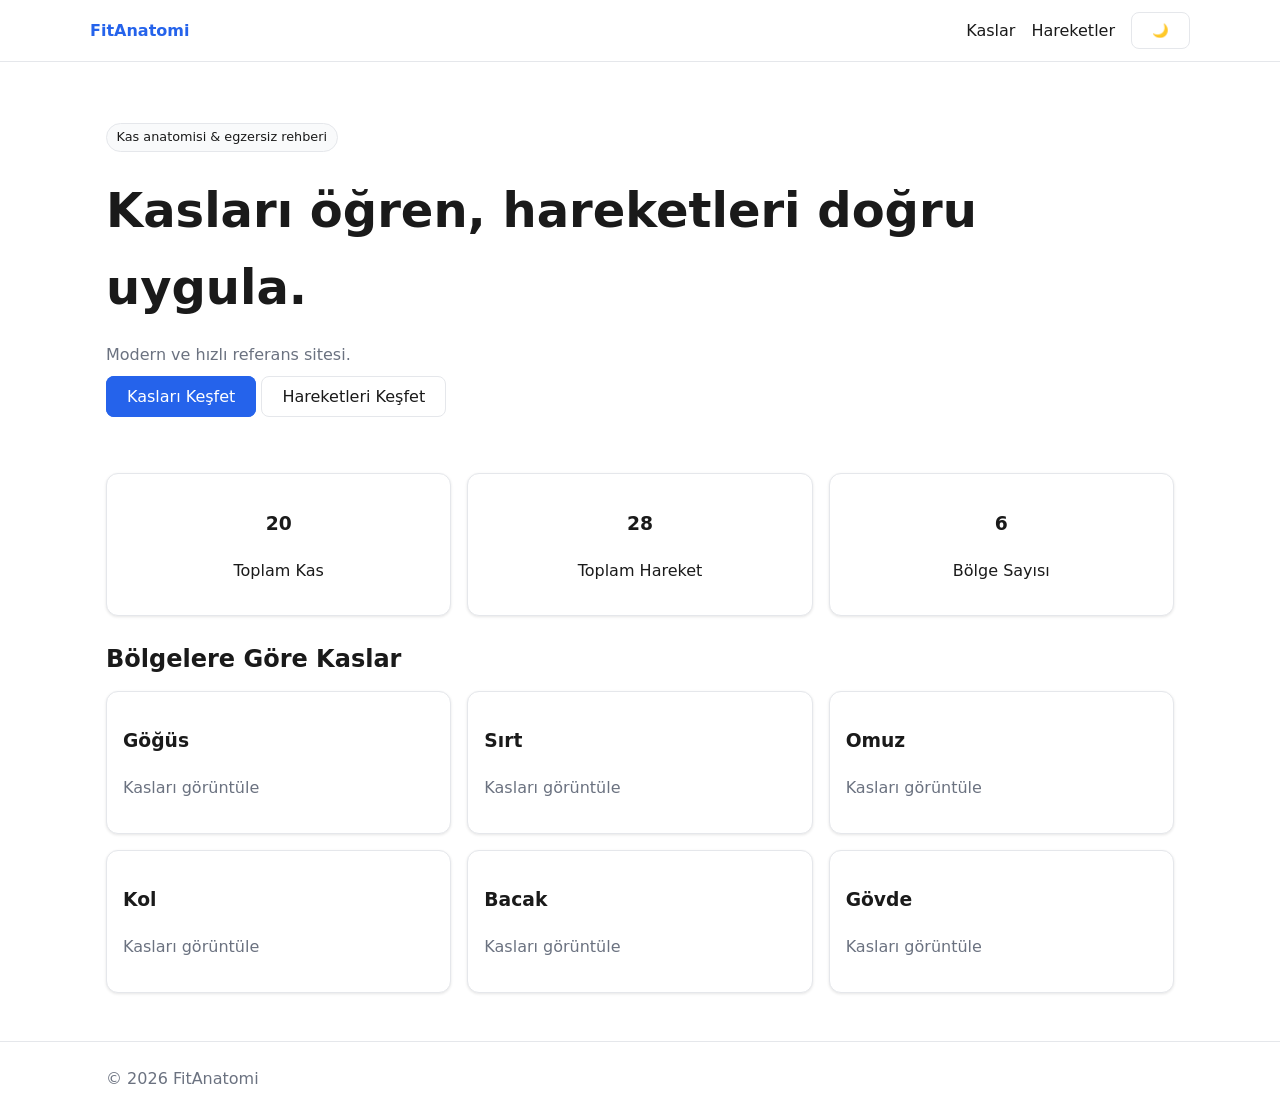
<file: index.html>
<!doctype html><html lang='tr'><head><meta charset='UTF-8'/><meta name='viewport' content='width=device-width,initial-scale=1'/><title>Fitness App</title><link rel='stylesheet' href='css/style.css'/></head><body>
<nav class='navbar'><div class='container nav-inner'><a class='logo' href='index.html'>FitAnatomi</a><button id='navToggle' class='nav-toggle'>☰</button><div id='navLinks' class='nav-links'><a href='kaslar.html'>Kaslar</a><a href='hareketler.html'>Hareketler</a><button id='themeToggle'>🌙</button></div></div></nav>
<main class='container'><section class='hero'><p class='badge'>Kas anatomisi & egzersiz rehberi</p><h1>Kasları öğren, hareketleri doğru uygula.</h1><p class='muted'>Modern ve hızlı referans sitesi.</p><p><a class='btn btn-primary' href='kaslar.html'>Kasları Keşfet</a> <a class='btn' href='hareketler.html'>Hareketleri Keşfet</a></p></section>
<section class='stats grid grid-3' id='stats'></section>
<h2 class='section-title'>Bölgelere Göre Kaslar</h2><section class='grid grid-3' id='regions'></section></main>
<footer class='footer'><div class='container'>© 2026 FitAnatomi</div></footer>
<script src='js/main.js'></script><script>
async function initHome(){const [m,e]=await Promise.all([fetch('data/muscles.json').then(r=>r.json()),fetch('data/exercises.json').then(r=>r.json())]);
const regions=['gogus','sirt','omuz','kol','bacak','govde']; const labels={gogus:'Göğüs',sirt:'Sırt',omuz:'Omuz',kol:'Kol',bacak:'Bacak',govde:'Gövde'};
document.getElementById('stats').innerHTML=`<div class='card'><h3>${m.length}</h3><p>Toplam Kas</p></div><div class='card'><h3>${e.length}</h3><p>Toplam Hareket</p></div><div class='card'><h3>${new Set(m.map(x=>x.region)).size}</h3><p>Bölge Sayısı</p></div>`;
document.getElementById('regions').innerHTML=regions.map(r=>`<a class='card' href='kaslar.html?bolge=${r}'><h3>${labels[r]}</h3><p class='muted'>Kasları görüntüle</p></a>`).join('');}
document.addEventListener('DOMContentLoaded',initHome);
</script></body></html>
</file>
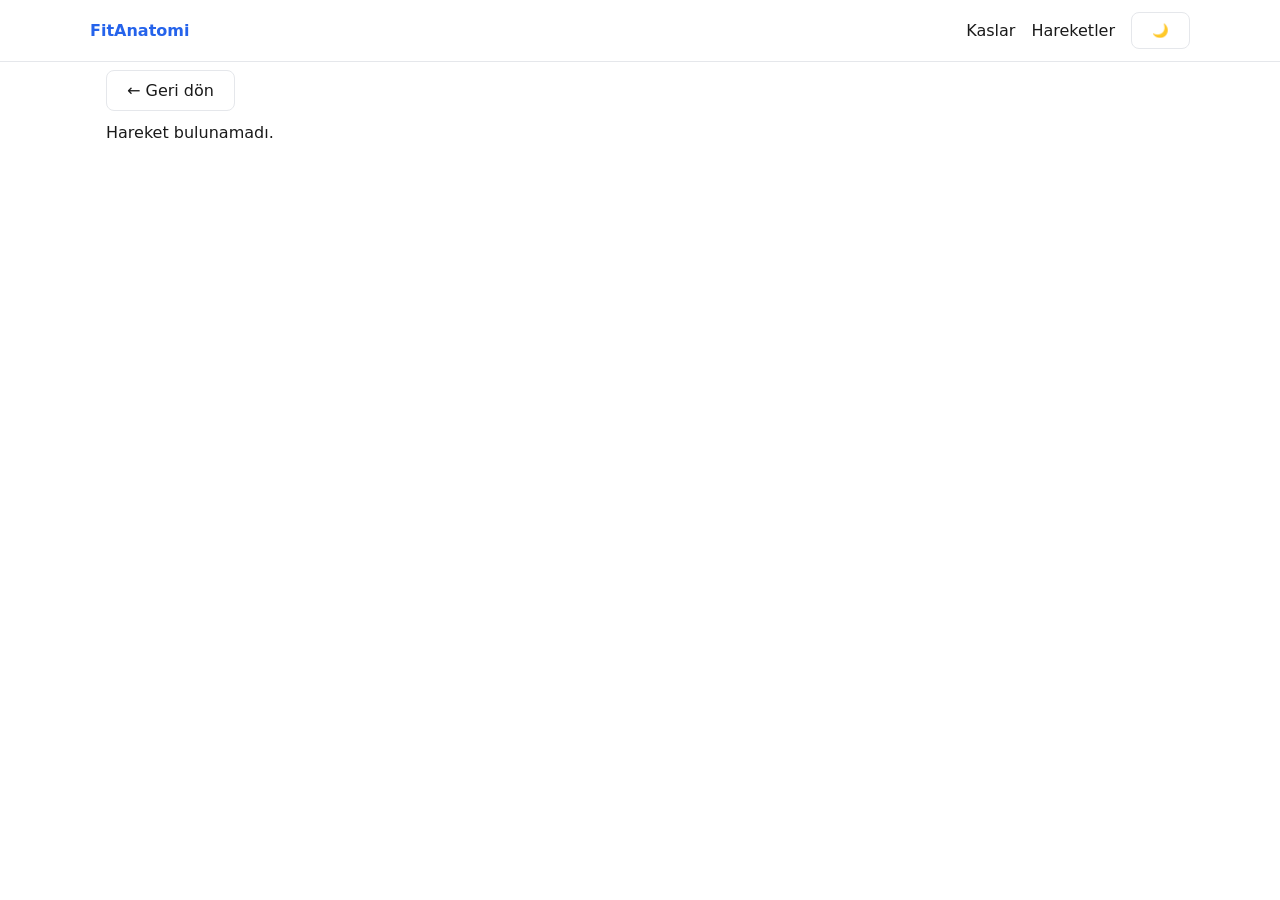
<file: hareket-detay.html>
<!doctype html><html lang='tr'><head><meta charset='UTF-8'><meta name='viewport' content='width=device-width,initial-scale=1'><title>Hareket Detay</title><link rel='stylesheet' href='css/style.css'></head><body>
<nav class='navbar'><div class='container nav-inner'><a class='logo' href='index.html'>FitAnatomi</a><button id='navToggle' class='nav-toggle'>☰</button><div id='navLinks' class='nav-links'><a href='kaslar.html'>Kaslar</a><a href='hareketler.html'>Hareketler</a><button id='themeToggle'>🌙</button></div></div></nav>
<main class='container'><p><a class='btn' href='javascript:history.back()'>← Geri dön</a></p><section id='exerciseDetail'></section></main>
<script src='js/main.js'></script><script src='js/exercises.js'></script></body></html>
</file>
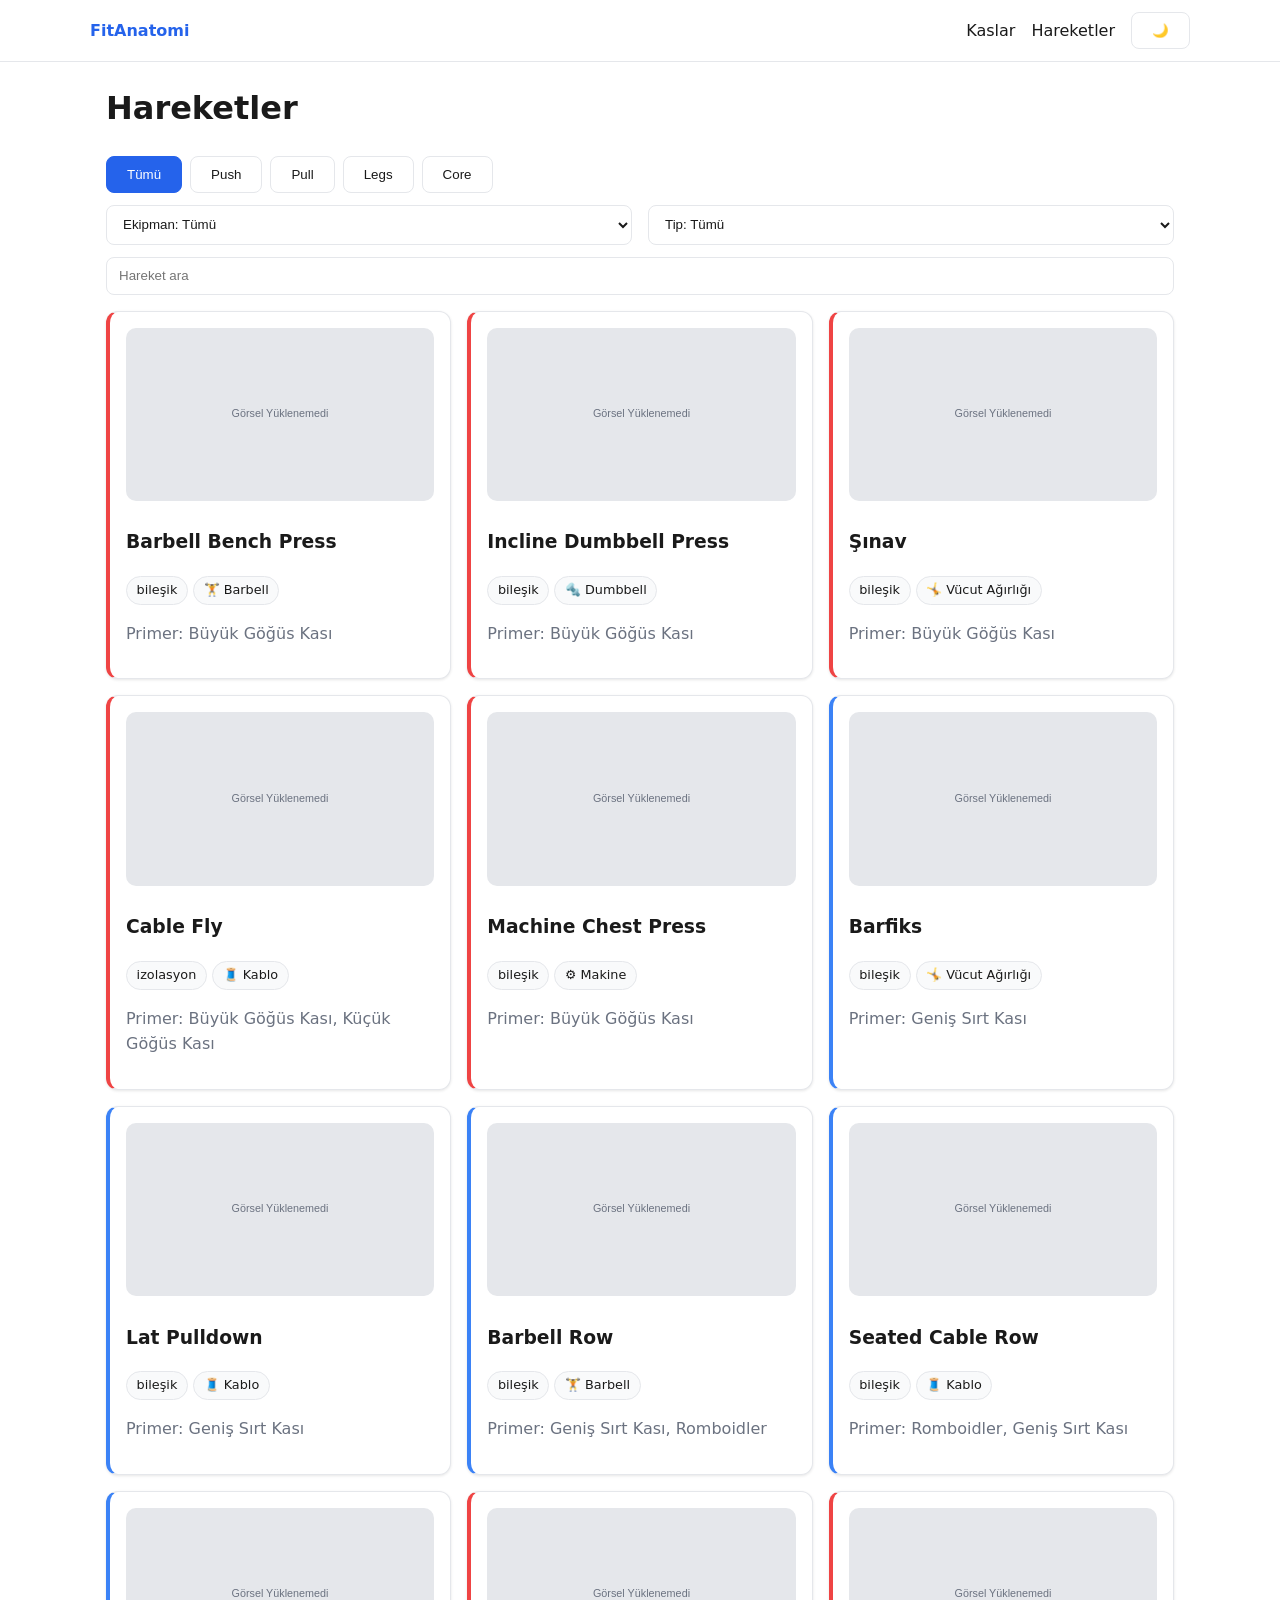
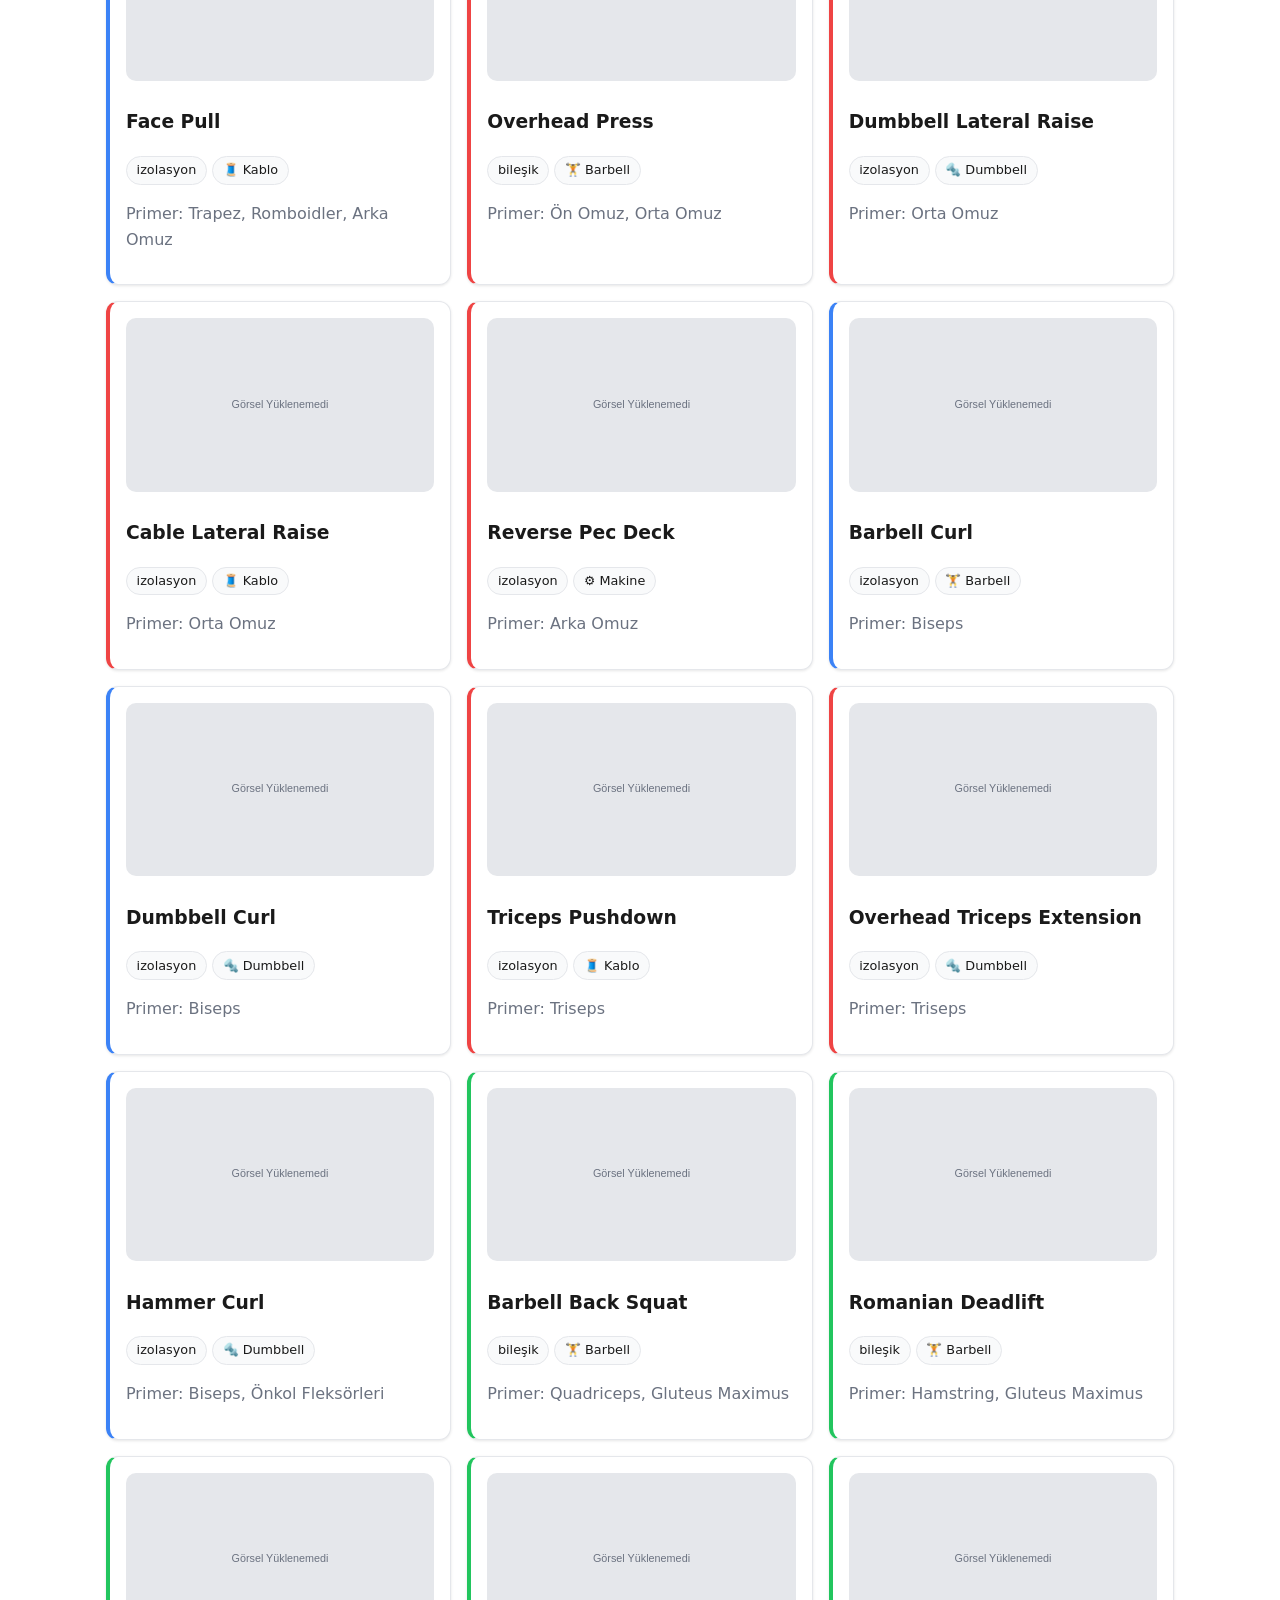
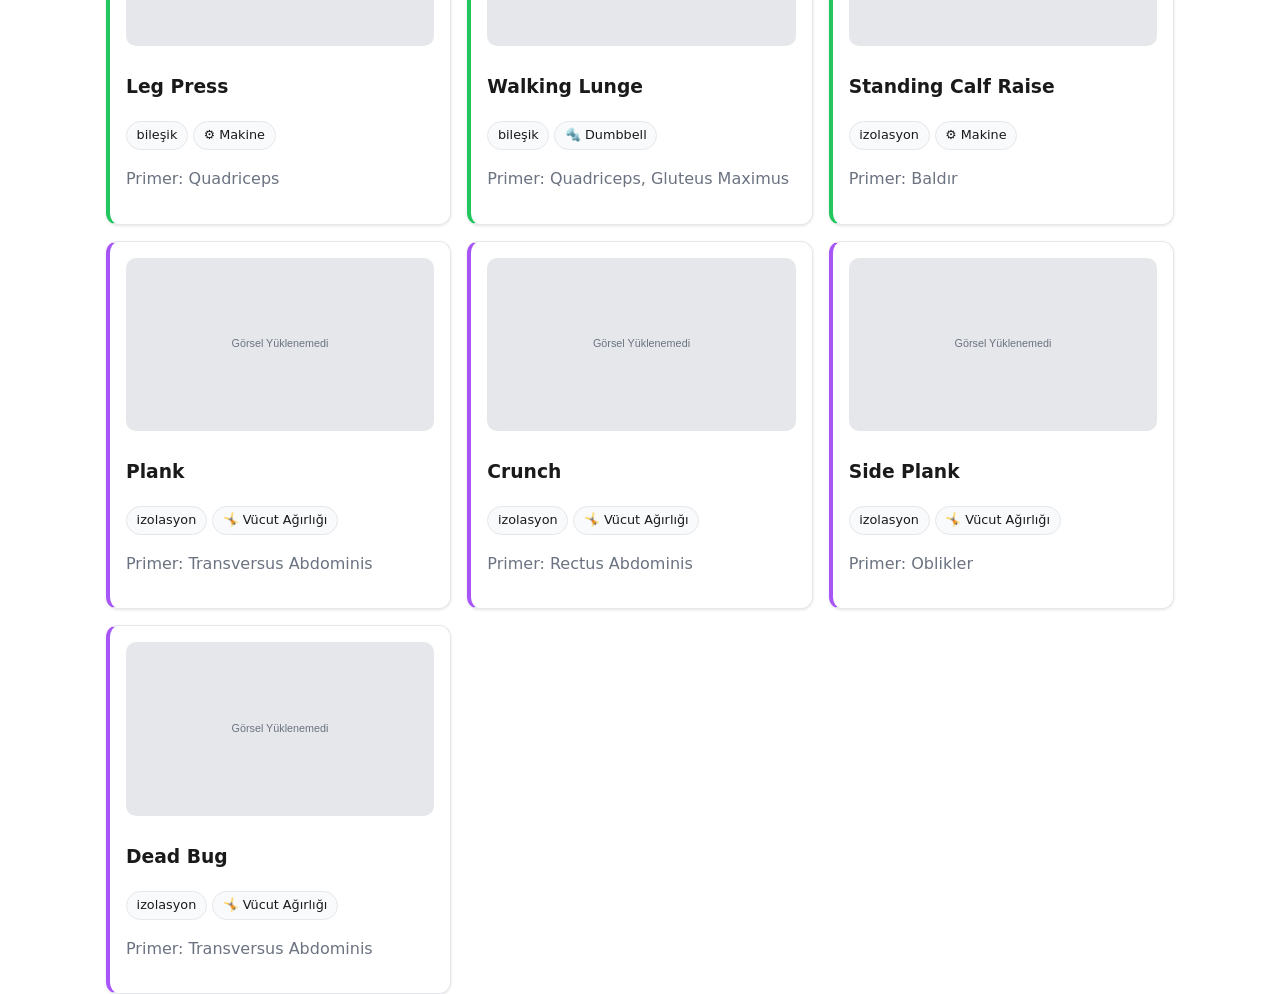
<file: hareketler.html>
<!doctype html><html lang='tr'><head><meta charset='UTF-8'><meta name='viewport' content='width=device-width,initial-scale=1'><title>Hareketler</title><link rel='stylesheet' href='css/style.css'></head><body>
<nav class='navbar'><div class='container nav-inner'><a class='logo' href='index.html'>FitAnatomi</a><button id='navToggle' class='nav-toggle'>☰</button><div id='navLinks' class='nav-links'><a href='kaslar.html'>Kaslar</a><a href='hareketler.html'>Hareketler</a><button id='themeToggle'>🌙</button></div></div></nav>
<main class='container'><h1>Hareketler</h1><div class='filters'><div class='filter-buttons'><button data-category='all' class='active'>Tümü</button><button data-category='push'>Push</button><button data-category='pull'>Pull</button><button data-category='legs'>Legs</button><button data-category='core'>Core</button></div><div class='grid grid-2'><select id='equipmentFilter'><option value='all'>Ekipman: Tümü</option><option value='barbell'>Barbell</option><option value='dumbbell'>Dumbbell</option><option value='kablo'>Cable</option><option value='vücut ağırlığı'>Bodyweight</option><option value='makine'>Machine</option></select><select id='typeFilter'><option value='all'>Tip: Tümü</option><option value='bileşik'>Compound</option><option value='izolasyon'>Isolation</option></select></div><input id='exerciseSearch' placeholder='Hareket ara'></div><section id='exerciseGrid' class='grid grid-3'></section></main>
<script src='js/main.js'></script><script src='js/exercises.js'></script></body></html>
</file>
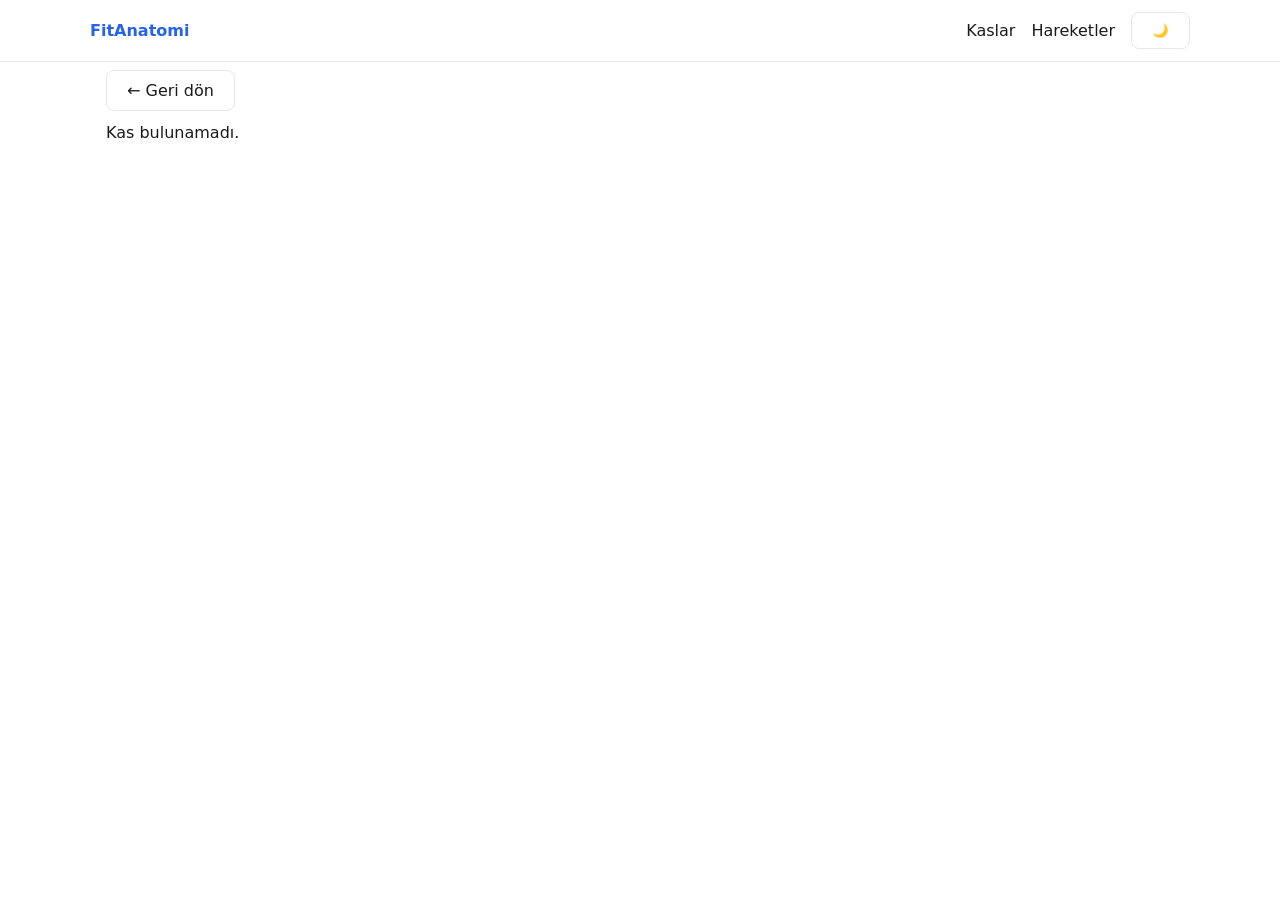
<file: kas-detay.html>
<!doctype html><html lang='tr'><head><meta charset='UTF-8'><meta name='viewport' content='width=device-width,initial-scale=1'><title>Kas Detay</title><link rel='stylesheet' href='css/style.css'></head><body>
<nav class='navbar'><div class='container nav-inner'><a class='logo' href='index.html'>FitAnatomi</a><button id='navToggle' class='nav-toggle'>☰</button><div id='navLinks' class='nav-links'><a href='kaslar.html'>Kaslar</a><a href='hareketler.html'>Hareketler</a><button id='themeToggle'>🌙</button></div></div></nav>
<main class='container'><p><a class='btn' href='javascript:history.back()'>← Geri dön</a></p><section id='muscleDetail'></section></main>
<script src='js/main.js'></script><script src='js/muscles.js'></script></body></html>
</file>
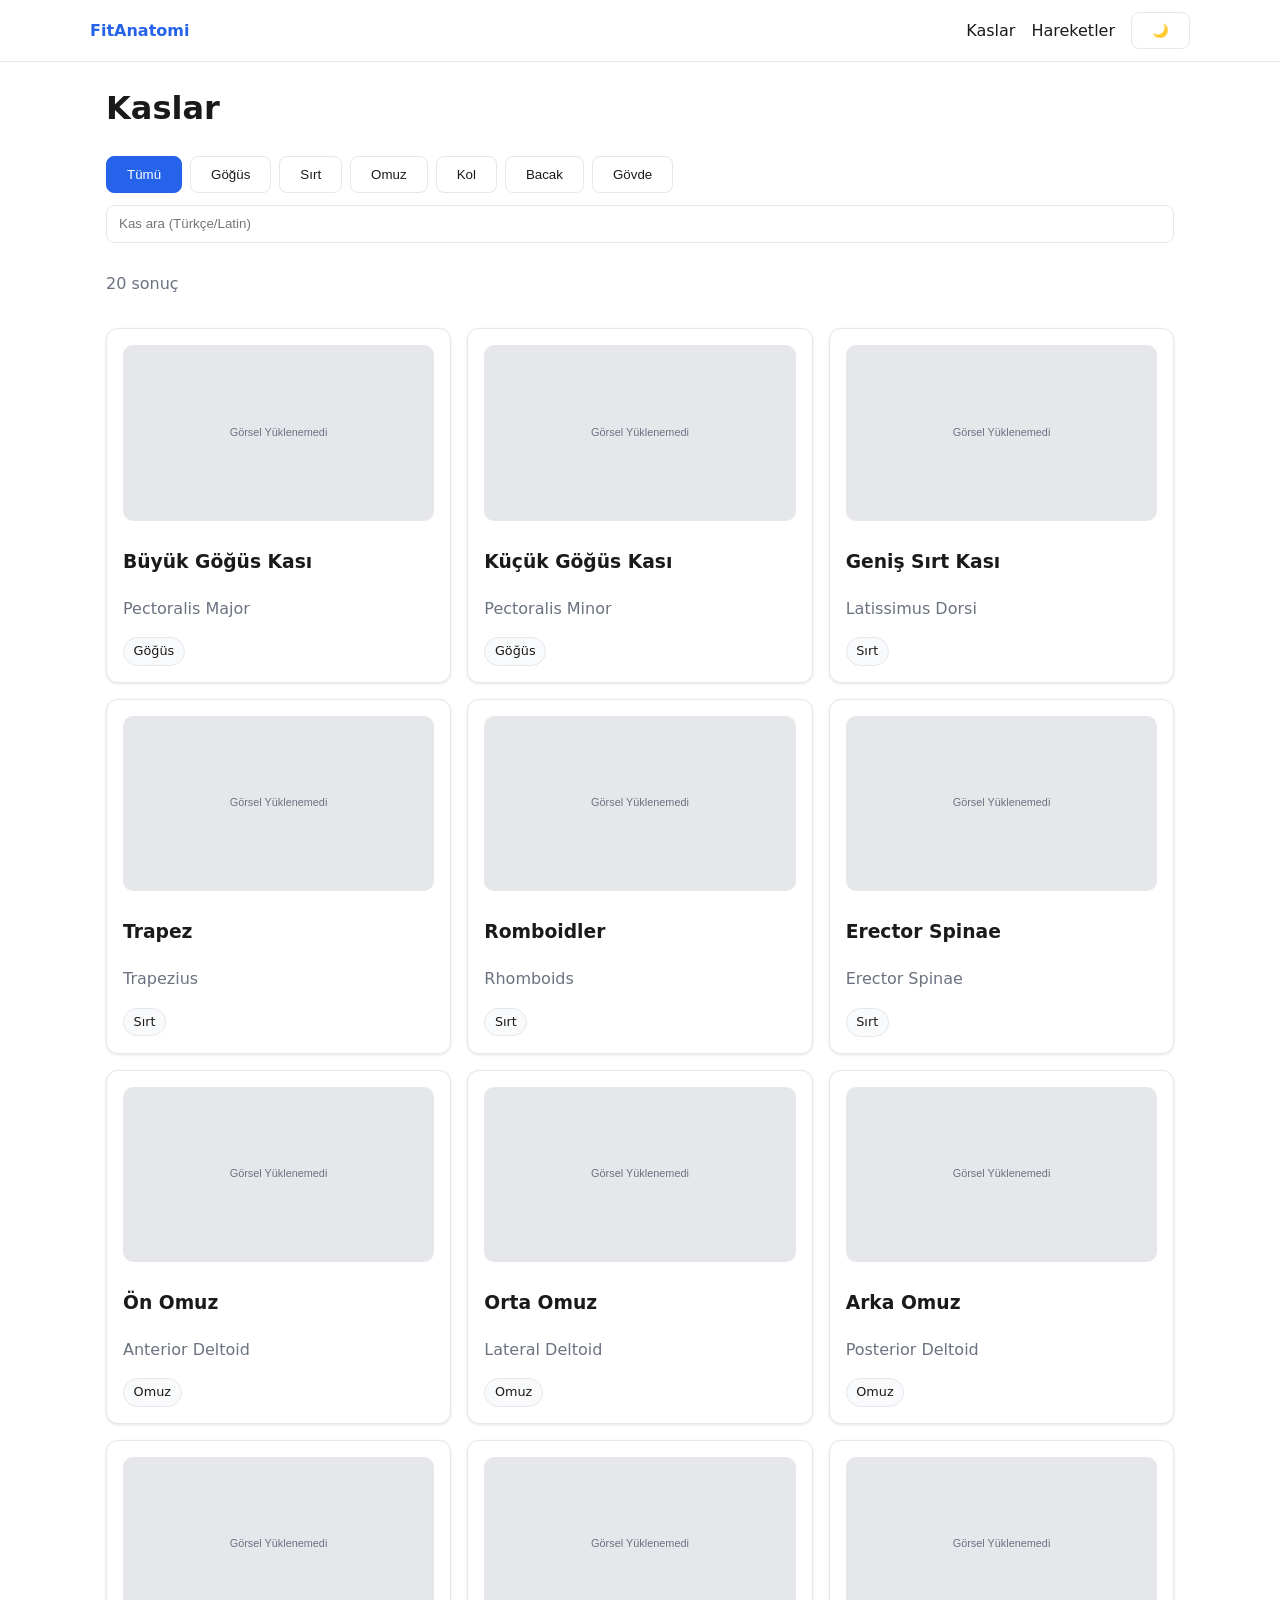
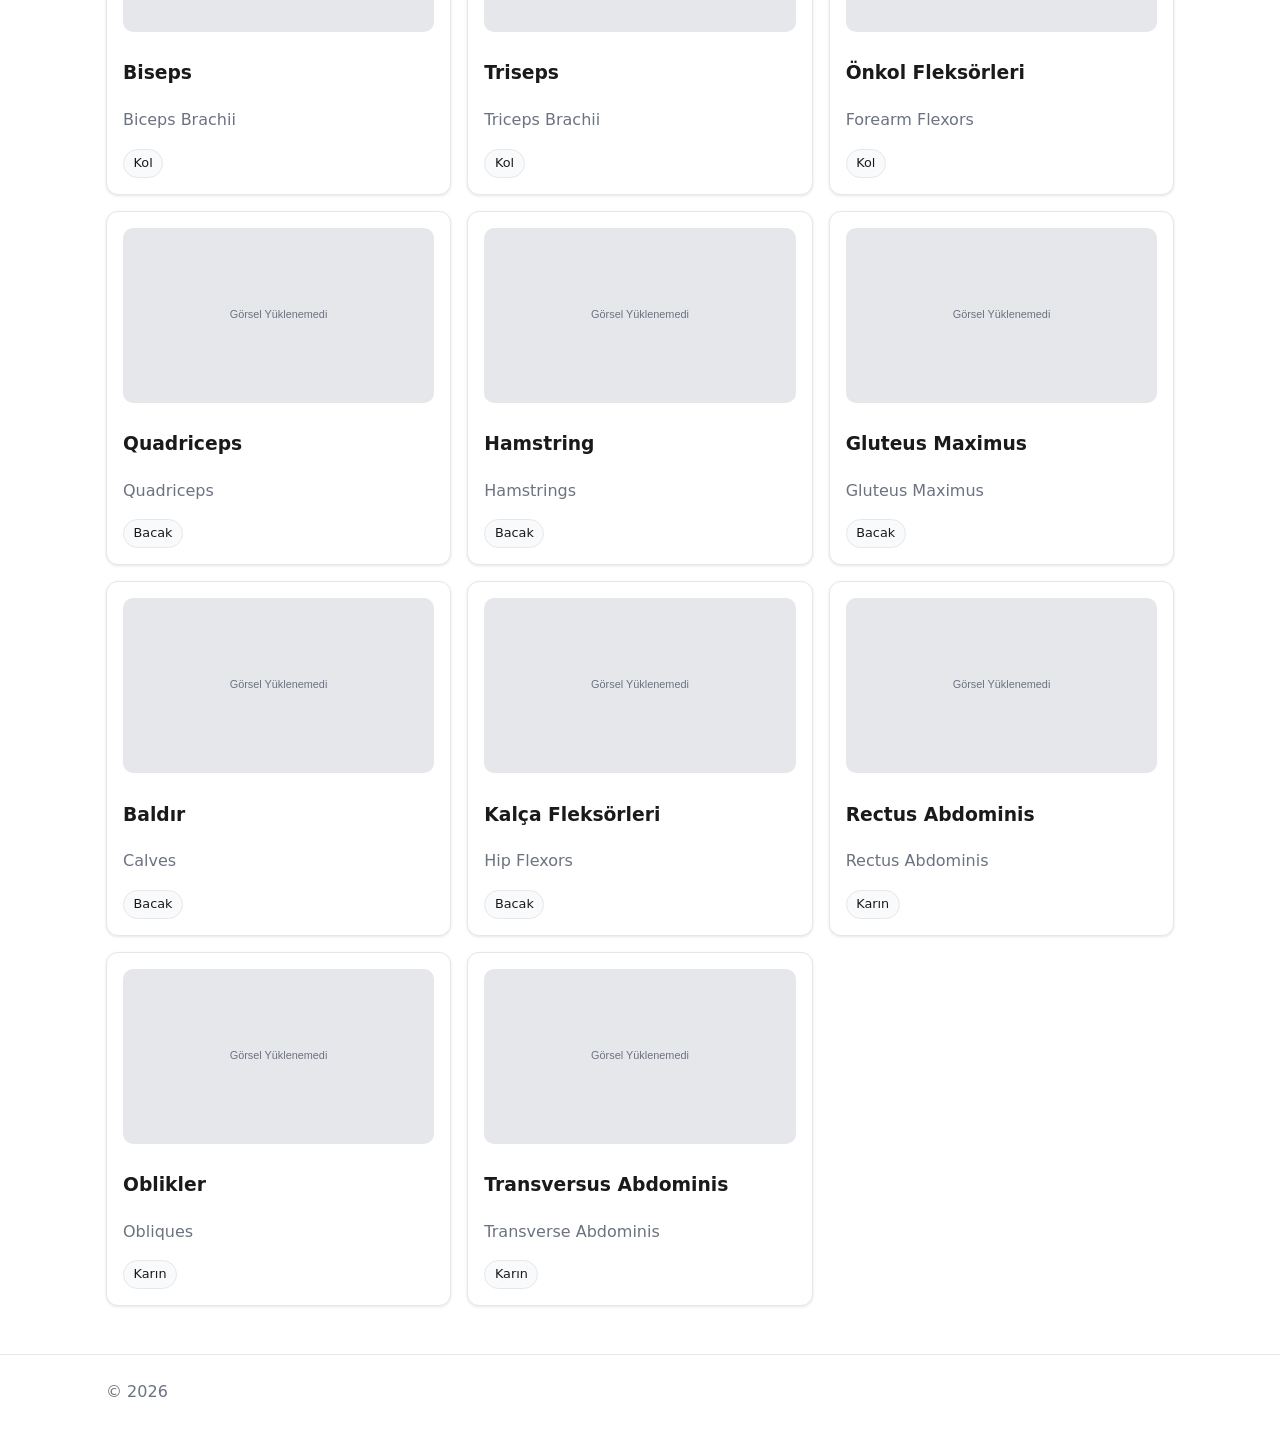
<file: kaslar.html>
<!doctype html><html lang='tr'><head><meta charset='UTF-8'><meta name='viewport' content='width=device-width,initial-scale=1'><title>Kaslar</title><link rel='stylesheet' href='css/style.css'></head><body>
<nav class='navbar'><div class='container nav-inner'><a class='logo' href='index.html'>FitAnatomi</a><button id='navToggle' class='nav-toggle'>☰</button><div id='navLinks' class='nav-links'><a href='kaslar.html'>Kaslar</a><a href='hareketler.html'>Hareketler</a><button id='themeToggle'>🌙</button></div></div></nav>
<main class='container'><h1>Kaslar</h1><div class='filters'><div class='filter-buttons'><button data-region='all' class='active'>Tümü</button><button data-region='gogus'>Göğüs</button><button data-region='sirt'>Sırt</button><button data-region='omuz'>Omuz</button><button data-region='kol'>Kol</button><button data-region='bacak'>Bacak</button><button data-region='govde'>Gövde</button></div><input id='search' placeholder='Kas ara (Türkçe/Latin)'><p id='count' class='muted'></p></div><section id='muscleGrid' class='grid grid-3'></section></main><footer class='footer'><div class='container'>© 2026</div></footer>
<script src='js/main.js'></script><script src='js/muscles.js'></script></body></html>
</file>
<file: css/style.css>
:root {
  --bg: #ffffff;
  --bg-secondary: #f9fafb;
  --text: #1a1a1a;
  --text-muted: #6b7280;
  --accent: #2563eb;
  --border: #e5e7eb;
  --card-bg: #ffffff;
  --shadow: 0 1px 3px rgba(0,0,0,0.1);
  --color-push: #ef4444;
  --color-pull: #3b82f6;
  --color-legs: #22c55e;
  --color-core: #a855f7;
}

[data-theme="dark"] {
  --bg: #0f0f0f;
  --bg-secondary: #1a1a1a;
  --text: #e5e7eb;
  --text-muted: #9ca3af;
  --accent: #60a5fa;
  --border: #374151;
  --card-bg: #1a1a1a;
  --shadow: 0 1px 3px rgba(0,0,0,0.3);
}
*{box-sizing:border-box}
body{margin:0;font-family:system-ui,-apple-system,"Segoe UI",sans-serif;font-size:16px;line-height:1.6;background:var(--bg);color:var(--text)}
a{color:inherit;text-decoration:none}
.container{max-width:1100px;margin:0 auto;padding:0 1rem}
.navbar{position:sticky;top:0;background:var(--card-bg);border-bottom:1px solid var(--border);z-index:10}
.nav-inner{display:flex;justify-content:space-between;align-items:center;padding:.75rem 0}
.logo{font-weight:800;color:var(--accent)}
.nav-links{display:flex;gap:1rem;align-items:center}
.nav-toggle{display:none}
button,.btn{border:1px solid var(--border);background:var(--card-bg);color:var(--text);padding:10px 20px;border-radius:8px;cursor:pointer;transition:all .2s ease}
.btn-primary{background:var(--accent);color:#fff;border-color:var(--accent)}
.hero{padding:3rem 0}
.hero h1{font-size:clamp(1.8rem,4vw,3rem);margin:.5rem 0}
.grid{display:grid;grid-template-columns:1fr;gap:1rem}
.stats .card{text-align:center}
.card{background:var(--card-bg);border:1px solid var(--border);border-radius:12px;box-shadow:var(--shadow);padding:1rem;transition:transform .2s ease, box-shadow .2s ease}
.card:hover{transform:translateY(-4px);box-shadow:0 8px 20px rgba(0,0,0,.12)}
.card img{width:100%;aspect-ratio:16/9;object-fit:cover;border-radius:10px}
.badge{display:inline-block;padding:.2rem .6rem;border-radius:999px;background:var(--bg-secondary);border:1px solid var(--border);font-size:.8rem}
.footer{margin-top:3rem;padding:1.5rem 0;border-top:1px solid var(--border);color:var(--text-muted)}
.filters{display:grid;gap:.75rem;margin:1rem 0}
.filter-buttons{display:flex;flex-wrap:wrap;gap:.5rem}
.filter-buttons button.active{background:var(--accent);color:#fff;border-color:var(--accent)}
input,select{padding:.65rem .75rem;border:1px solid var(--border);border-radius:8px;background:var(--card-bg);color:var(--text)}
.info-grid{display:grid;grid-template-columns:1fr;gap:1rem}
.alert{border-radius:12px;padding:1rem;border:1px solid transparent}
.alert-danger{background:#fee2e2;border-color:#fecaca;color:#991b1b}
.alert-success{background:#dcfce7;border-color:#bbf7d0;color:#166534}
.alert-info{background:#dbeafe;border-color:#bfdbfe;color:#1d4ed8}
.muted{color:var(--text-muted)}
.section-title{margin:1.5rem 0 .75rem}
.hidden{display:none}
.category-push{border-left:4px solid var(--color-push)}
.category-pull{border-left:4px solid var(--color-pull)}
.category-legs{border-left:4px solid var(--color-legs)}
.category-core{border-left:4px solid var(--color-core)}
@media (max-width:767px){
  .nav-toggle{display:inline-block}
  .nav-links{display:none;position:absolute;left:0;right:0;top:58px;background:var(--card-bg);padding:1rem;border-bottom:1px solid var(--border);flex-direction:column;align-items:flex-start}
  .nav-links.open{display:flex}
}
@media (min-width:768px){.grid-2{grid-template-columns:repeat(2,minmax(0,1fr))}}
@media (min-width:1024px){.grid-3{grid-template-columns:repeat(3,minmax(0,1fr))}}
</file>
